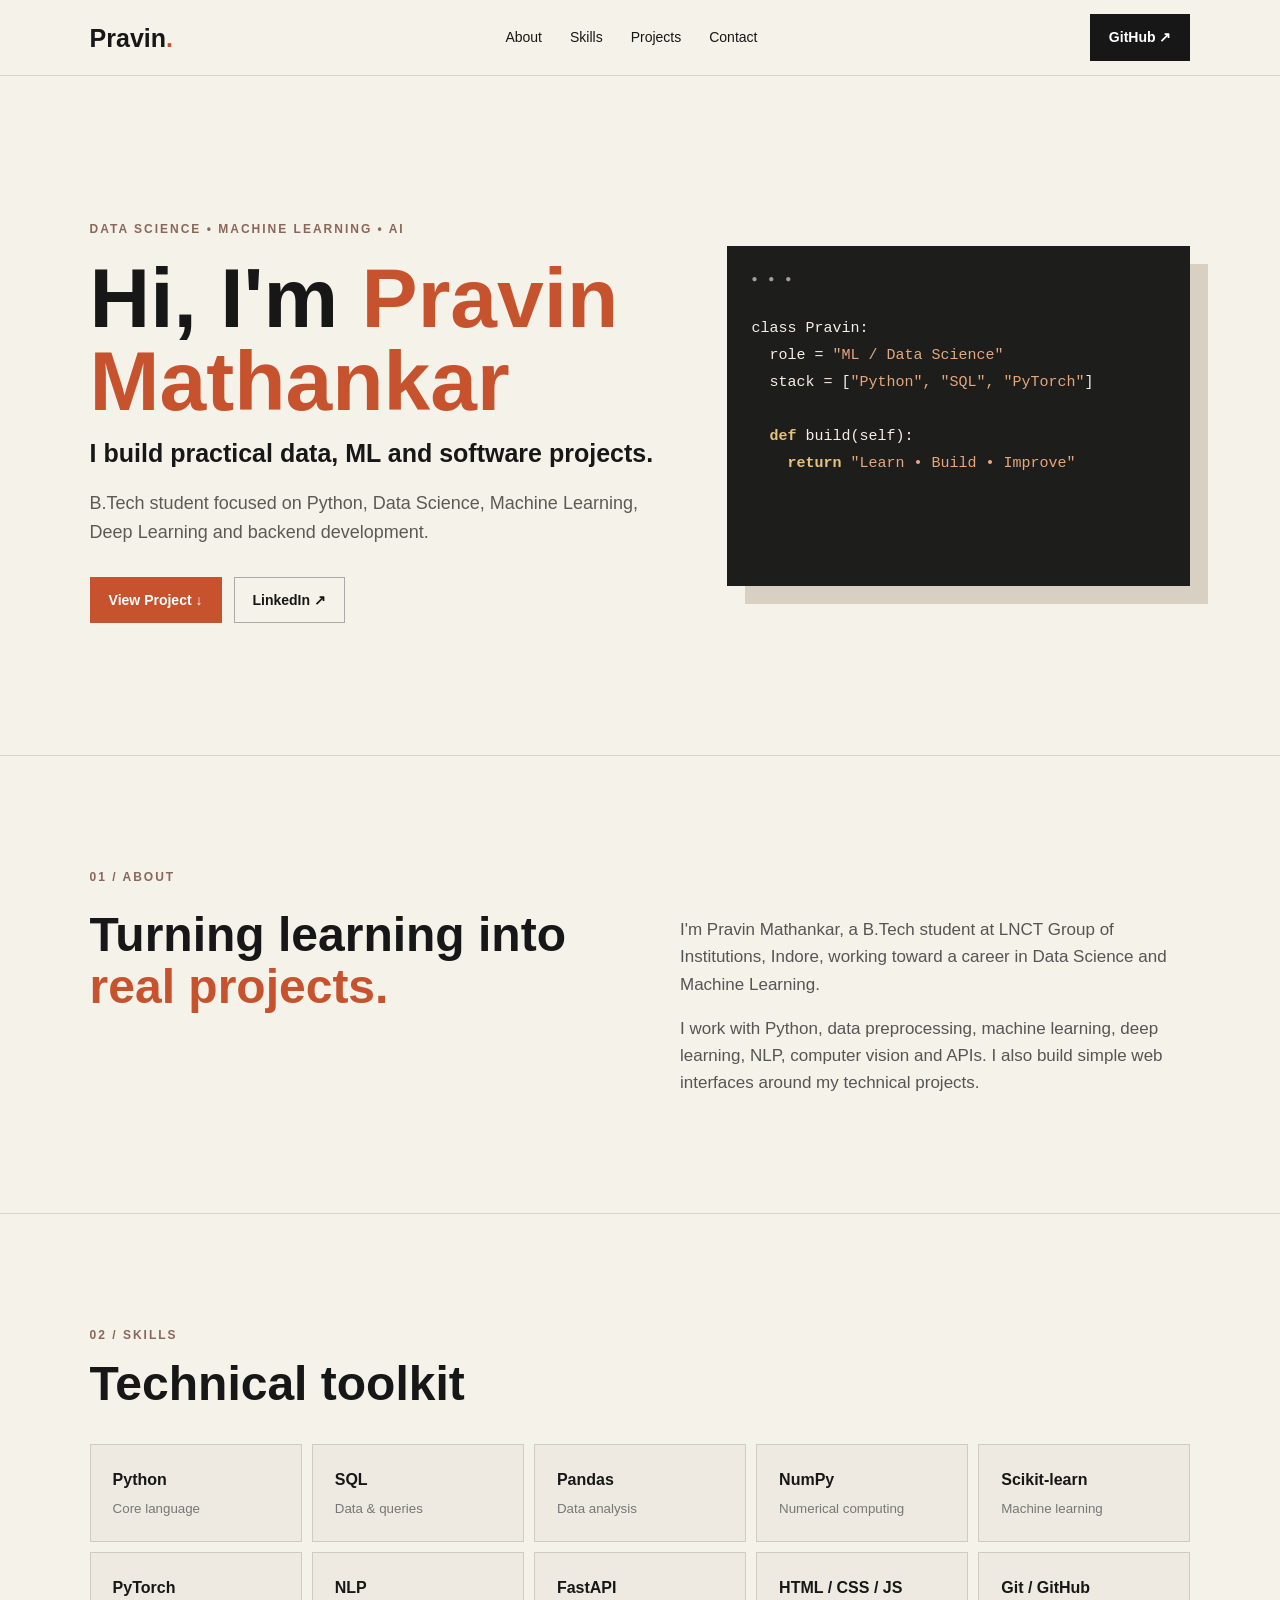
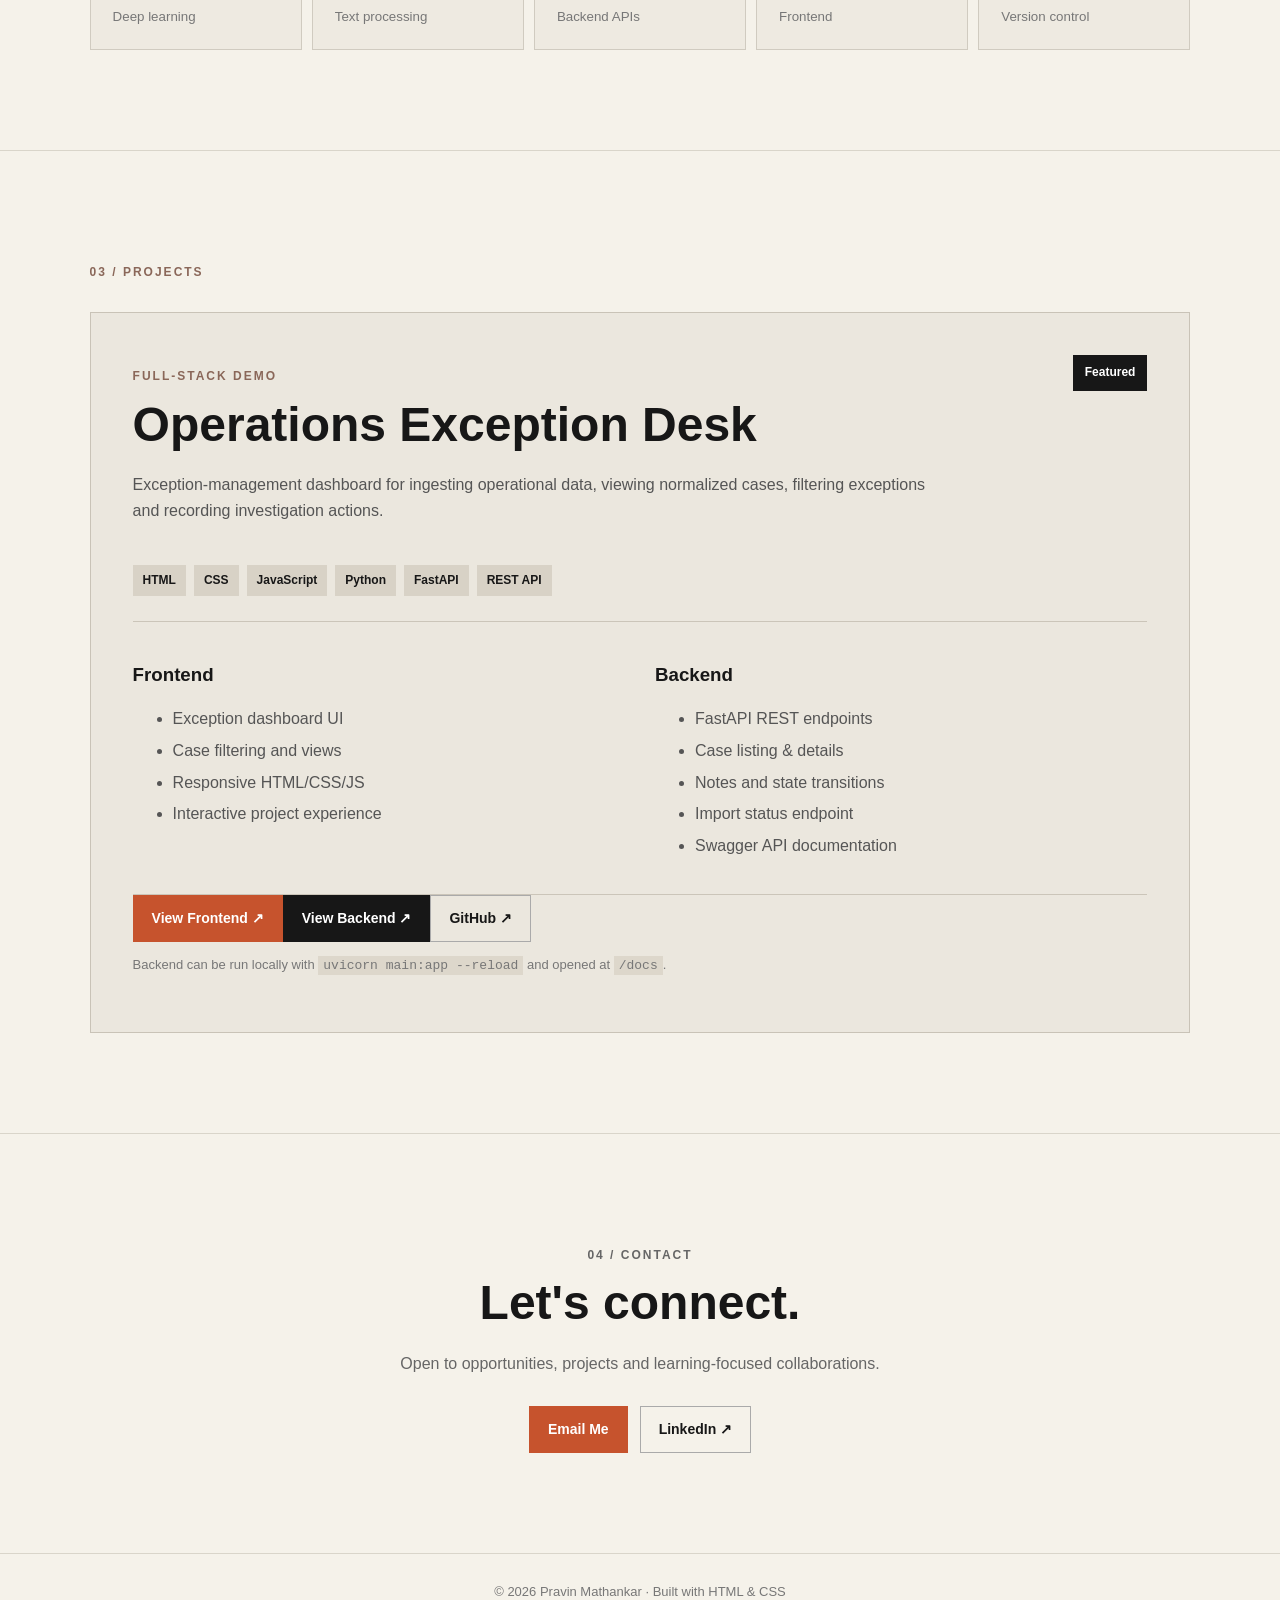
<file: pravin_portfolio/index.html>
<!doctype html><html lang="en"><head><meta charset="utf-8"><meta name="viewport" content="width=device-width,initial-scale=1"><meta name="description" content="Pravin Mathankar - Data Science, Machine Learning and Software Projects"><title>Pravin Mathankar | Portfolio</title><link rel="stylesheet" href="style.css"></head><body>
<header><a class="logo" href="#home">Pravin<span>.</span></a><nav><a href="#about">About</a><a href="#skills">Skills</a><a href="#projects">Projects</a><a href="#contact">Contact</a></nav><a class="topbtn" href="https://github.com/pravinmathankar" target="_blank">GitHub ↗</a></header>
<main>
<section id="home" class="hero"><div><p class="tag">DATA SCIENCE • MACHINE LEARNING • AI</p><h1>Hi, I'm <span>Pravin Mathankar</span></h1><h2>I build practical data, ML and software projects.</h2><p class="lead">B.Tech student focused on Python, Data Science, Machine Learning, Deep Learning and backend development.</p><div class="actions"><a class="btn" href="#projects">View Project ↓</a><a class="btn ghost" href="https://www.linkedin.com/in/pravin-mathankar-a93083436/" target="_blank">LinkedIn ↗</a></div></div><div class="terminal"><div class="dots">● ● ●</div><pre>class Pravin:
  role = <i>"ML / Data Science"</i>
  stack = [<i>"Python", "SQL", "PyTorch"</i>]

  <b>def</b> build(self):
    <b>return</b> <i>"Learn • Build • Improve"</i></pre></div></section>
<section id="about" class="section"><p class="num">01 / ABOUT</p><div class="two"><h2>Turning learning into <span>real projects.</span></h2><div><p>I'm Pravin Mathankar, a B.Tech student at LNCT Group of Institutions, Indore, working toward a career in Data Science and Machine Learning.</p><p>I work with Python, data preprocessing, machine learning, deep learning, NLP, computer vision and APIs. I also build simple web interfaces around my technical projects.</p></div></div></section>
<section id="skills" class="section"><p class="num">02 / SKILLS</p><h2>Technical toolkit</h2><div class="skills"><div><b>Python</b><small>Core language</small></div><div><b>SQL</b><small>Data & queries</small></div><div><b>Pandas</b><small>Data analysis</small></div><div><b>NumPy</b><small>Numerical computing</small></div><div><b>Scikit-learn</b><small>Machine learning</small></div><div><b>PyTorch</b><small>Deep learning</small></div><div><b>NLP</b><small>Text processing</small></div><div><b>FastAPI</b><small>Backend APIs</small></div><div><b>HTML / CSS / JS</b><small>Frontend</small></div><div><b>Git / GitHub</b><small>Version control</small></div></div></section>
<section id="projects" class="section"><p class="num">03 / PROJECTS</p><div class="project"><div class="project-head"><div><p class="mini">FULL-STACK DEMO</p><h2>Operations Exception Desk</h2><p>Exception-management dashboard for ingesting operational data, viewing normalized cases, filtering exceptions and recording investigation actions.</p></div><div class="badge">Featured</div></div><div class="stack"><span>HTML</span><span>CSS</span><span>JavaScript</span><span>Python</span><span>FastAPI</span><span>REST API</span></div><div class="columns"><div><h3>Frontend</h3><ul><li>Exception dashboard UI</li><li>Case filtering and views</li><li>Responsive HTML/CSS/JS</li><li>Interactive project experience</li></ul></div><div><h3>Backend</h3><ul><li>FastAPI REST endpoints</li><li>Case listing & details</li><li>Notes and state transitions</li><li>Import status endpoint</li><li>Swagger API documentation</li></ul></div></div><div class="project-actions"><a class="btn" href="projects/operations-exception-desk/index.html">View Frontend ↗</a><a class="btn dark" href="backend/README.md">View Backend ↗</a><a class="btn ghost" href="https://github.com/pravinmathankar" target="_blank">GitHub ↗</a></div><p class="note">Backend can be run locally with <code>uvicorn main:app --reload</code> and opened at <code>/docs</code>.</p></div></section>
<section id="contact" class="section contact"><p class="num">04 / CONTACT</p><h2>Let's connect.</h2><p>Open to opportunities, projects and learning-focused collaborations.</p><div class="actions"><a class="btn" href="mailto:pravinmathankar@gmail.com">Email Me</a><a class="btn ghost" href="https://www.linkedin.com/in/pravin-mathankar-a93083436/" target="_blank">LinkedIn ↗</a></div></section>
</main><footer>© 2026 Pravin Mathankar · Built with HTML & CSS</footer></body></html>
</file>
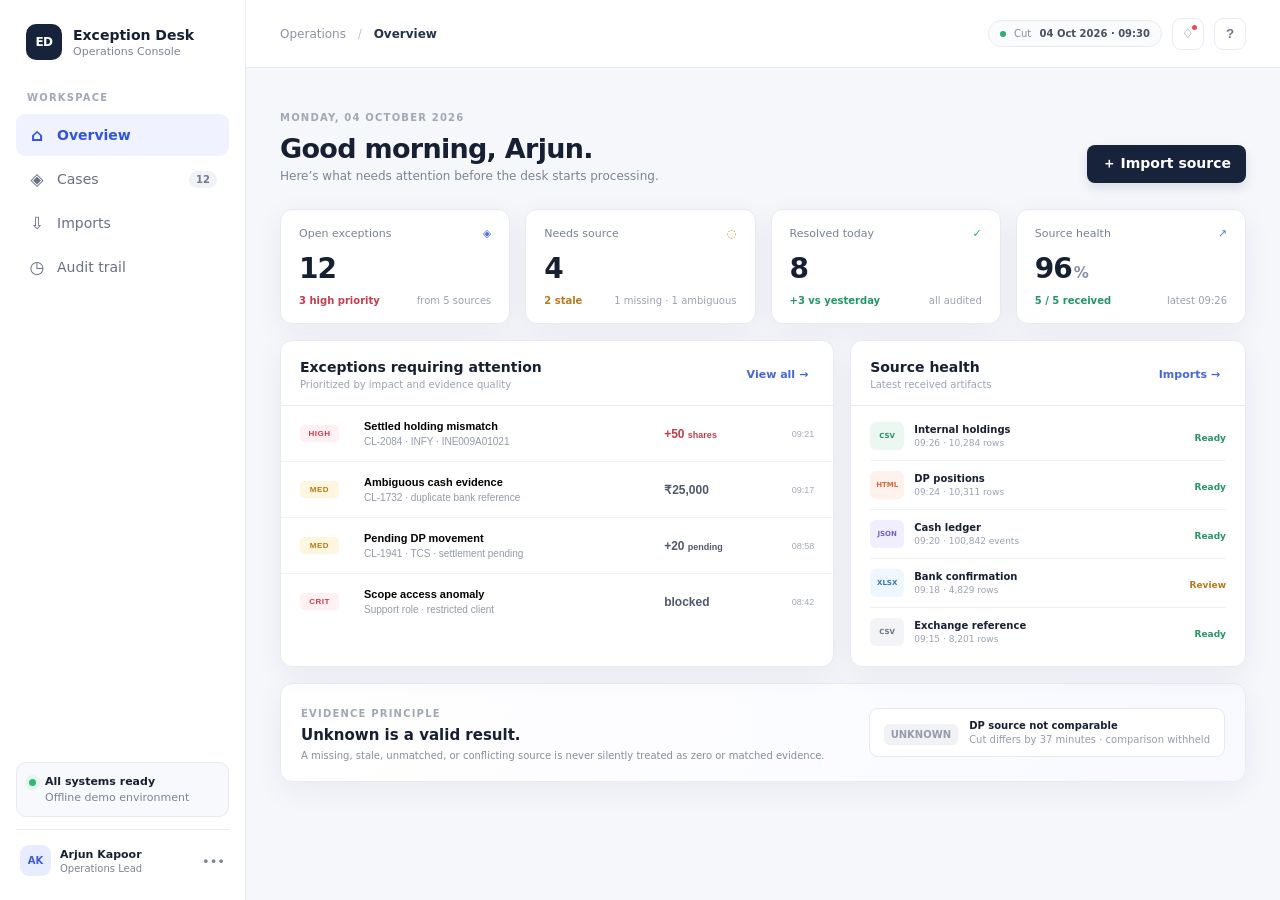
<file: pravin_portfolio/projects/operations-exception-desk/index.html>
<!DOCTYPE html>
<html lang="en">
<head>
  <meta charset="UTF-8">
  <meta name="viewport" content="width=device-width, initial-scale=1.0">
  <title>Exception Desk — Operations Console</title>
  <link rel="stylesheet" href="styles.css">
</head>
<body>
  <div class="app-shell">
    <aside class="sidebar">
      <div class="brand">
        <div class="brand-mark">ED</div>
        <div>
          <strong>Exception Desk</strong>
          <span>Operations Console</span>
        </div>
      </div>

      <div class="workspace-label">WORKSPACE</div>
      <nav>
        <button class="nav-item active" data-view="overview"><span>⌂</span> Overview</button>
        <button class="nav-item" data-view="cases"><span>◈</span> Cases <b>12</b></button>
        <button class="nav-item" data-view="imports"><span>⇩</span> Imports</button>
        <button class="nav-item" data-view="audit"><span>◷</span> Audit trail</button>
      </nav>

      <div class="sidebar-bottom">
        <div class="system-card">
          <div class="status-dot"></div>
          <div>
            <strong>All systems ready</strong>
            <span>Offline demo environment</span>
          </div>
        </div>
        <div class="user-card">
          <div class="avatar">AK</div>
          <div>
            <strong>Arjun Kapoor</strong>
            <span>Operations Lead</span>
          </div>
          <span class="more">•••</span>
        </div>
      </div>
    </aside>

    <main class="main">
      <header class="topbar">
        <div class="crumb">Operations <span>/</span> <strong id="pageTitle">Overview</strong></div>
        <div class="top-actions">
          <div class="cut-pill"><span class="pulse"></span> Cut <strong>04 Oct 2026 · 09:30</strong></div>
          <button class="icon-btn" title="Notifications">♢<i></i></button>
          <button class="help-btn">?</button>
        </div>
      </header>

      <section class="content">
        <div id="overviewView" class="view active">
          <div class="page-head">
            <div>
              <p class="eyebrow">MONDAY, 04 OCTOBER 2026</p>
              <h1>Good morning, Arjun.</h1>
              <p class="subhead">Here’s what needs attention before the desk starts processing.</p>
            </div>
            <button class="primary-btn" onclick="openImport()">＋ Import source</button>
          </div>

          <div class="metric-grid">
            <div class="metric-card">
              <div class="metric-top"><span>Open exceptions</span><span class="metric-icon">◈</span></div>
              <div class="metric-value">12</div>
              <div class="metric-foot"><span class="danger-text">3 high priority</span><span>from 5 sources</span></div>
            </div>
            <div class="metric-card">
              <div class="metric-top"><span>Needs source</span><span class="metric-icon amber">◌</span></div>
              <div class="metric-value">4</div>
              <div class="metric-foot"><span class="amber-text">2 stale</span><span>1 missing · 1 ambiguous</span></div>
            </div>
            <div class="metric-card">
              <div class="metric-top"><span>Resolved today</span><span class="metric-icon green">✓</span></div>
              <div class="metric-value">8</div>
              <div class="metric-foot"><span class="green-text">+3 vs yesterday</span><span>all audited</span></div>
            </div>
            <div class="metric-card">
              <div class="metric-top"><span>Source health</span><span class="metric-icon blue">↗</span></div>
              <div class="metric-value">96<span class="metric-unit">%</span></div>
              <div class="metric-foot"><span class="green-text">5 / 5 received</span><span>latest 09:26</span></div>
            </div>
          </div>

          <div class="grid-two">
            <section class="panel">
              <div class="panel-head">
                <div><h2>Exceptions requiring attention</h2><p>Prioritized by impact and evidence quality</p></div>
                <button class="text-btn" onclick="showView('cases')">View all →</button>
              </div>
              <div class="case-list">
                <button class="case-row" onclick="openCase('EX-1048')">
                  <div class="severity high">HIGH</div>
                  <div class="case-main"><strong>Settled holding mismatch</strong><span>CL-2084 · INFY · INE009A01021</span></div>
                  <div class="delta">+50 <small>shares</small></div>
                  <div class="case-time">09:21</div>
                </button>
                <button class="case-row" onclick="openCase('EX-1047')">
                  <div class="severity medium">MED</div>
                  <div class="case-main"><strong>Ambiguous cash evidence</strong><span>CL-1732 · duplicate bank reference</span></div>
                  <div class="delta neutral">₹25,000</div>
                  <div class="case-time">09:17</div>
                </button>
                <button class="case-row" onclick="openCase('EX-1045')">
                  <div class="severity medium">MED</div>
                  <div class="case-main"><strong>Pending DP movement</strong><span>CL-1941 · TCS · settlement pending</span></div>
                  <div class="delta neutral">+20 <small>pending</small></div>
                  <div class="case-time">08:58</div>
                </button>
                <button class="case-row" onclick="openCase('EX-1042')">
                  <div class="severity critical">CRIT</div>
                  <div class="case-main"><strong>Scope access anomaly</strong><span>Support role · restricted client</span></div>
                  <div class="delta neutral">blocked</div>
                  <div class="case-time">08:42</div>
                </button>
              </div>
            </section>

            <section class="panel">
              <div class="panel-head">
                <div><h2>Source health</h2><p>Latest received artifacts</p></div>
                <button class="text-btn" onclick="showView('imports')">Imports →</button>
              </div>
              <div class="source-list">
                <div class="source-row"><div class="source-icon csv">CSV</div><div><strong>Internal holdings</strong><span>09:26 · 10,284 rows</span></div><span class="source-ok">Ready</span></div>
                <div class="source-row"><div class="source-icon html">HTML</div><div><strong>DP positions</strong><span>09:24 · 10,311 rows</span></div><span class="source-ok">Ready</span></div>
                <div class="source-row"><div class="source-icon json">JSON</div><div><strong>Cash ledger</strong><span>09:20 · 100,842 events</span></div><span class="source-ok">Ready</span></div>
                <div class="source-row"><div class="source-icon xlsx">XLSX</div><div><strong>Bank confirmation</strong><span>09:18 · 4,829 rows</span></div><span class="source-warn">Review</span></div>
                <div class="source-row"><div class="source-icon ref">CSV</div><div><strong>Exchange reference</strong><span>09:15 · 8,201 rows</span></div><span class="source-ok">Ready</span></div>
              </div>
            </section>
          </div>

          <section class="panel evidence-strip">
            <div class="evidence-copy">
              <span class="eyebrow">EVIDENCE PRINCIPLE</span>
              <h2>Unknown is a valid result.</h2>
              <p>A missing, stale, unmatched, or conflicting source is never silently treated as zero or matched evidence.</p>
            </div>
            <div class="unknown-demo">
              <span class="unknown-badge">UNKNOWN</span>
              <div><strong>DP source not comparable</strong><span>Cut differs by 37 minutes · comparison withheld</span></div>
            </div>
          </section>
        </div>

        <div id="casesView" class="view">
          <div class="page-head compact">
            <div><p class="eyebrow">CASE QUEUE</p><h1>Exceptions</h1><p class="subhead">Server-filtered investigation queue · 12 open cases</p></div>
            <button class="secondary-btn" onclick="toggleFilters()">☷ Filters</button>
          </div>
          <div class="filter-bar" id="filterBar">
            <input id="caseSearch" placeholder="Search client, ISIN, case ID..." oninput="filterCases()">
            <select onchange="filterCases()"><option>All severity</option><option>Critical</option><option>High</option><option>Medium</option><option>Low</option></select>
            <select onchange="filterCases()"><option>All states</option><option>Open</option><option>Investigating</option><option>Needs source</option><option>Resolved</option></select>
            <button class="clear-btn" onclick="clearFilters()">Clear</button>
          </div>
          <section class="panel table-panel">
            <div class="table-head"><span>CASE</span><span>CLIENT / SECURITY</span><span>IMPACT</span><span>STATE</span><span>UPDATED</span><span></span></div>
            <div id="caseTable"></div>
          </section>
        </div>

        <div id="importsView" class="view">
          <div class="page-head compact">
            <div><p class="eyebrow">SOURCE CONTROL</p><h1>Imports</h1><p class="subhead">Versioned, reproducible source ingestion</p></div>
            <button class="primary-btn" onclick="openImport()">＋ Import source</button>
          </div>
          <section class="panel import-panel">
            <div class="import-drop" onclick="openImport()">
              <div class="upload-icon">⇧</div>
              <h2>Import a source artifact</h2>
              <p>CSV, HTML, JSONL or XLSX · identical bytes are idempotent</p>
              <button class="secondary-btn">Choose file</button>
            </div>
            <div class="version-note"><strong>Versioning rule</strong><span>Changed bytes under the same filename create a new version. Prior evidence and investigator notes remain preserved.</span></div>
          </section>
          <section class="panel">
            <div class="panel-head"><div><h2>Recent imports</h2><p>Provenance and validation status</p></div></div>
            <div class="import-table">
              <div class="import-row header"><span>Source</span><span>Received</span><span>Rows</span><span>Hash</span><span>Status</span></div>
              <div class="import-row"><span><strong>Internal holdings</strong><small>holdings_2026-10-04.csv · v3</small></span><span>09:26</span><span>10,284</span><span>sha256: 8f3a…c19d</span><span class="source-ok">Imported</span></div>
              <div class="import-row"><span><strong>DP positions</strong><small>dp_2026-10-04.html · v2</small></span><span>09:24</span><span>10,311</span><span>sha256: a90d…f20b</span><span class="source-ok">Imported</span></div>
              <div class="import-row"><span><strong>Bank confirmation</strong><small>bank_2026-10-04.xlsx · v1</small></span><span>09:18</span><span>4,829</span><span>sha256: 7c44…a8e1</span><span class="source-warn">2 warnings</span></div>
            </div>
          </section>
        </div>

        <div id="auditView" class="view">
          <div class="page-head compact">
            <div><p class="eyebrow">TRACEABILITY</p><h1>Audit trail</h1><p class="subhead">Every investigation action is attributable and evidence-linked.</p></div>
          </div>
          <section class="panel audit-panel">
            <div class="audit-item"><div class="audit-avatar">AK</div><div><strong>Arjun Kapoor <span>changed EX-1048 to Investigating</span></strong><p>Reason: DP source requires row-level comparison.</p><small>04 Oct 2026 · 09:22 · evidence v2</small></div></div>
            <div class="audit-item"><div class="audit-avatar blue">NS</div><div><strong>Nisha Shah <span>added note to EX-1047</span></strong><p>“Duplicate UTR requires client, direction, amount and timing verification.”</p><small>04 Oct 2026 · 09:18 · bank v1</small></div></div>
            <div class="audit-item"><div class="audit-avatar amber">RK</div><div><strong>Rohan Kulkarni <span>imported corrected DP file</span></strong><p>dp_2026-10-04.html · version 2 supersedes version 1 for cut 09:00.</p><small>04 Oct 2026 · 09:11 · sha256 a90d…f20b</small></div></div>
            <div class="audit-item"><div class="audit-avatar">AK</div><div><strong>Arjun Kapoor <span>reopened EX-1039</span></strong><p>Source evidence changed after prior resolution.</p><small>04 Oct 2026 · 08:56 · evidence v4</small></div></div>
          </section>
        </div>
      </section>
    </main>
  </div>

  <div class="modal-backdrop" id="caseModal">
    <div class="modal case-modal">
      <button class="modal-close" onclick="closeModal('caseModal')">×</button>
      <div class="modal-head"><div><span id="modalSeverity" class="severity high">HIGH</span><span class="case-id" id="modalCaseId">EX-1048</span><h2 id="modalTitle">Settled holding mismatch</h2><p id="modalSubtitle">Client CL-2084 · INFY · INE009A01021</p></div><select id="statusSelect"><option>OPEN</option><option>INVESTIGATING</option><option>NEEDS_SOURCE</option><option>RESOLVED</option><option>REOPENED</option></select></div>
      <div class="detail-grid">
        <div>
          <div class="detail-card"><h3>Normalized result</h3><div class="compare"><div><span>Internal settled</span><strong>500</strong><small>shares</small></div><div class="compare-arrow">−</div><div><span>DP settled</span><strong>450</strong><small>shares</small></div><div class="delta-big">+50</div></div><div class="rule-note">Rule: quantity_delta = internal_settled_qty − dp_settled_qty</div></div>
          <div class="detail-card"><h3>Evidence</h3><div class="evidence-line"><span class="file-tag csv">CSV</span><div><strong>Internal holdings</strong><span>cut 09:00 · row 284 · version 3</span></div><b>500</b></div><div class="evidence-line"><span class="file-tag html">HTML</span><div><strong>DP position extract</strong><span>cut 09:00 · row 871 · version 2</span></div><b>450</b></div><div class="evidence-line pending"><span class="file-tag html">HTML</span><div><strong>DP movement</strong><span>movement_state = PENDING · row 872</span></div><b>+50</b></div></div>
        </div>
        <aside class="detail-side">
          <div class="side-card"><h3>Provenance</h3><dl><dt>Report cut</dt><dd>04 Oct · 09:00</dd><dt>Received</dt><dd>09:24:18 IST</dd><dt>Mapping</dt><dd>holdings.v3</dd><dt>Hash</dt><dd>sha256:a90d…f20b</dd><dt>Raw row</dt><dd>DP-0871</dd></dl></div>
          <div class="side-card"><h3>Investigation note</h3><textarea placeholder="Add an evidence-linked note…"></textarea><button class="primary-btn full" onclick="saveNote()">Add note</button></div>
          <div class="side-card"><h3>Access</h3><div class="access-ok">✓ You can investigate this client</div><span class="side-muted">Role: Operations Lead</span></div>
        </aside>
      </div>
    </div>
  </div>

  <div class="modal-backdrop" id="importModal">
    <div class="modal small-modal">
      <button class="modal-close" onclick="closeModal('importModal')">×</button>
      <span class="eyebrow">NEW IMPORT</span><h2>Import source artifact</h2><p class="modal-desc">Select a source. This demo validates the artifact locally and shows the expected provenance record.</p>
      <label>Source<select><option>Internal holdings snapshot</option><option>DP position extract</option><option>Internal cash ledger</option><option>Bank confirmation</option><option>Exchange reference</option></select></label>
      <div class="fake-file">⇧ <span>No file selected</span><button class="secondary-btn">Browse</button></div>
      <div class="modal-warning">Read-only source acquisition. No private portal or trading API is accessed.</div>
      <button class="primary-btn full" onclick="simulateImport()">Validate & import</button>
    </div>
  </div>

  <script src="app.js"></script>
</body>
</html>
</file>
<file: pravin_portfolio/style.css>
*{box-sizing:border-box}html{scroll-behavior:smooth}body{margin:0;background:#f5f2ea;color:#171717;font-family:Inter,Arial,sans-serif;line-height:1.6}a{color:inherit;text-decoration:none}header{height:76px;border-bottom:1px solid #d9d5ca;display:flex;align-items:center;justify-content:space-between;padding:0 7%;position:sticky;top:0;background:rgba(245,242,234,.94);backdrop-filter:blur(12px);z-index:5}.logo{font-size:25px;font-weight:800}.logo span,h1 span,h2 span{color:#c6532d}nav{display:flex;gap:28px;font-size:14px}nav a:hover{text-decoration:underline}.topbtn,.btn{border:1px solid #171717;padding:11px 18px;font-weight:700;font-size:14px}.topbtn{background:#171717;color:white}.hero{min-height:680px;padding:100px 7%;display:grid;grid-template-columns:1.1fr .9fr;gap:70px;align-items:center;border-bottom:1px solid #d9d5ca}.tag,.num,.mini{letter-spacing:2px;font-size:12px;font-weight:800}.tag,.mini,.num{color:#8a6759}h1{font-size:clamp(46px,7vw,84px);line-height:.98;margin:18px 0}h2{font-size:clamp(30px,4vw,48px);line-height:1.08;margin:10px 0 22px}.hero h2{font-size:25px;max-width:680px}.lead{font-size:18px;max-width:650px;color:#5d5a55}.actions{display:flex;gap:12px;flex-wrap:wrap;margin-top:30px}.btn{display:inline-block;background:#c6532d;color:white;border-color:#c6532d}.btn.ghost{background:transparent;color:#171717;border-color:#aaa}.btn.dark{background:#171717;border-color:#171717}.terminal{background:#1d1d1b;color:#f4f0e7;padding:25px;box-shadow:18px 18px 0 #d8d0c2;min-height:340px}.dots{font-size:10px;letter-spacing:4px;color:#a69e92}.terminal pre{font:15px/1.8 Consolas,monospace;margin-top:28px;white-space:pre-wrap}.terminal i{color:#e5a77e;font-style:normal}.terminal b{color:#e7c47b}.section{padding:100px 7%;border-bottom:1px solid #d9d5ca}.two{display:grid;grid-template-columns:1fr 1fr;gap:80px}.two p{font-size:17px;color:#555}.skills{display:grid;grid-template-columns:repeat(5,1fr);gap:10px;margin-top:35px}.skills div{border:1px solid #d0cbc0;padding:22px;background:#eeeae1}.skills b,.skills small{display:block}.skills small{color:#777;margin-top:5px}.project{border:1px solid #c9c3b7;background:#ebe7de;padding:42px;margin-top:30px}.project-head{display:flex;justify-content:space-between;gap:30px}.project-head h2{margin-top:0}.project-head p:not(.mini){max-width:800px;color:#555}.badge{height:max-content;background:#171717;color:white;padding:8px 12px;font-size:12px;font-weight:800}.stack{display:flex;gap:8px;flex-wrap:wrap;margin:25px 0}.stack span{background:#d8d2c6;padding:6px 10px;font-size:12px;font-weight:700}.columns{display:grid;grid-template-columns:1fr 1fr;gap:30px;border-top:1px solid #cbc5b9;border-bottom:1px solid #cbc5b9;padding:20px 0}.columns h3{margin-bottom:5px}.columns li{margin:6px 0;color:#555}.note{font-size:13px;color:#777}.note code{background:#ddd7cb;padding:2px 5px}.contact{text-align:center}.contact p{color:#666}.contact .actions{justify-content:center}footer{text-align:center;padding:28px;color:#777;font-size:13px}@media(max-width:850px){nav{display:none}.hero{grid-template-columns:1fr;padding-top:70px}.two,.columns{grid-template-columns:1fr}.skills{grid-template-columns:repeat(2,1fr)}.project-head{flex-direction:column}.terminal{box-shadow:10px 10px 0 #d8d0c2}}@media(max-width:500px){header{padding:0 5%}.topbtn{display:none}.hero,.section{padding-left:5%;padding-right:5%}.skills{grid-template-columns:1fr}h1{font-size:48px}}
</file>
<file: pravin_portfolio/projects/operations-exception-desk/styles.css>
*{box-sizing:border-box} :root{--bg:#f5f7fb;--panel:#fff;--text:#172033;--muted:#7b8496;--line:#e8ebf1;--navy:#16233b;--blue:#3c67ff;--blue-soft:#eef2ff;--green:#1f9d68;--green-soft:#eaf8f1;--amber:#b77812;--amber-soft:#fff6df;--red:#c63d4c;--red-soft:#fff0f1;--shadow:0 8px 30px rgba(26,39,65,.06)}body{margin:0;background:var(--bg);font-family:Inter,ui-sans-serif,system-ui,-apple-system,BlinkMacSystemFont,"Segoe UI",sans-serif;color:var(--text);font-size:14px}.app-shell{display:flex;min-height:100vh}.sidebar{width:246px;background:#fff;border-right:1px solid var(--line);padding:24px 16px;display:flex;flex-direction:column;position:fixed;inset:0 auto 0 0}.brand{display:flex;align-items:center;gap:11px;padding:0 10px 32px}.brand-mark{width:36px;height:36px;border-radius:10px;background:var(--navy);color:#fff;display:grid;place-items:center;font-weight:800;font-size:12px;letter-spacing:-.5px}.brand strong{display:block;font-size:14px}.brand span{display:block;color:var(--muted);font-size:11px;margin-top:2px}.workspace-label,.eyebrow{font-size:10px;font-weight:800;letter-spacing:1.2px;color:#a0a7b5}.workspace-label{padding:0 11px 9px}.nav-item{width:100%;border:0;background:none;color:#667085;text-align:left;padding:11px 12px;border-radius:9px;margin:2px 0;cursor:pointer;font:inherit;display:flex;align-items:center;gap:11px}.nav-item span{width:18px;text-align:center;font-size:17px}.nav-item b{margin-left:auto;font-size:10px;background:#f0f2f6;padding:3px 7px;border-radius:20px;color:#727b8d}.nav-item.active{background:#f0f3ff;color:#3155d8;font-weight:700}.nav-item.active b{background:#dfe6ff;color:#3155d8}.sidebar-bottom{margin-top:auto}.system-card{background:#f7f9fc;border:1px solid var(--line);border-radius:10px;padding:12px;display:flex;gap:9px;align-items:flex-start;margin-bottom:12px}.system-card strong,.system-card span{display:block;font-size:11px}.system-card span{color:var(--muted);margin-top:3px}.status-dot{width:7px;height:7px;background:#35b77b;border-radius:50%;margin-top:4px;box-shadow:0 0 0 4px #e5f8ef}.user-card{border-top:1px solid var(--line);padding:15px 4px 0;display:flex;align-items:center;gap:9px}.avatar,.audit-avatar{width:31px;height:31px;border-radius:9px;background:#e7ecff;color:#405ed3;display:grid;place-items:center;font-weight:800;font-size:10px}.user-card strong,.user-card span{display:block}.user-card strong{font-size:11px}.user-card span{font-size:10px;color:var(--muted);margin-top:2px}.user-card .more{margin-left:auto;font-size:13px}.main{margin-left:246px;width:calc(100% - 246px)}.topbar{height:68px;background:#fff;border-bottom:1px solid var(--line);display:flex;align-items:center;justify-content:space-between;padding:0 34px}.crumb{color:#8a92a2;font-size:12px}.crumb span{padding:0 8px;color:#c1c5ce}.crumb strong{color:#26334b}.top-actions{display:flex;align-items:center;gap:10px}.cut-pill{border:1px solid var(--line);background:#fafbfc;border-radius:20px;padding:7px 11px;color:#8790a0;font-size:10px}.cut-pill strong{color:#465166;margin-left:5px}.pulse{display:inline-block;width:6px;height:6px;border-radius:50%;background:#34a973;margin-right:5px}.icon-btn,.help-btn{width:32px;height:32px;border:1px solid var(--line);background:#fff;border-radius:9px;color:#6e7788;position:relative}.icon-btn i{position:absolute;width:5px;height:5px;background:#e34e5d;border-radius:50%;right:6px;top:6px}.help-btn{font-weight:700}.content{padding:34px;max-width:1500px;margin:auto}.view{display:none}.view.active{display:block}.page-head{display:flex;justify-content:space-between;align-items:flex-end;margin-bottom:26px}.page-head.compact{align-items:center}.page-head h1{font-size:27px;letter-spacing:-.7px;margin:5px 0 5px}.subhead{color:var(--muted);margin:0;font-size:12px}.primary-btn,.secondary-btn,.clear-btn,.text-btn{border:0;border-radius:8px;font:inherit;cursor:pointer}.primary-btn{background:var(--navy);color:#fff;padding:10px 15px;font-weight:700;box-shadow:0 5px 12px rgba(22,35,59,.12)}.primary-btn:hover{background:#223452}.secondary-btn{background:#fff;border:1px solid var(--line);color:#465166;padding:9px 13px;font-weight:600}.text-btn{background:none;color:#4565da;font-size:11px;font-weight:700}.full{width:100%}.metric-grid{display:grid;grid-template-columns:repeat(4,1fr);gap:15px;margin-bottom:16px}.metric-card,.panel{background:var(--panel);border:1px solid var(--line);border-radius:12px;box-shadow:var(--shadow)}.metric-card{padding:17px 18px}.metric-top{display:flex;justify-content:space-between;color:#778094;font-size:11px}.metric-icon{color:#536fe0}.metric-icon.amber{color:#d18b22}.metric-icon.green{color:#29a975}.metric-icon.blue{color:#4e79db}.metric-value{font-size:28px;font-weight:800;letter-spacing:-1px;margin:12px 0 10px}.metric-unit{font-size:15px;color:#8790a0;margin-left:2px}.metric-foot{display:flex;justify-content:space-between;color:#9aa2b1;font-size:10px}.danger-text{color:var(--red);font-weight:700}.amber-text{color:#b77a1d;font-weight:700}.green-text{color:#239566;font-weight:700}.grid-two{display:grid;grid-template-columns:1.4fr 1fr;gap:16px}.panel{overflow:hidden}.panel-head{padding:18px 19px 15px;display:flex;justify-content:space-between;align-items:center;border-bottom:1px solid var(--line)}.panel-head h2{font-size:14px;margin:0 0 4px}.panel-head p{font-size:10px;color:#9aa2b1;margin:0}.case-row{width:100%;display:grid;grid-template-columns:54px 1fr 95px 45px;gap:10px;align-items:center;text-align:left;background:#fff;border:0;border-bottom:1px solid #f0f2f5;padding:14px 19px;cursor:pointer}.case-row:last-child{border-bottom:0}.case-row:hover{background:#fafbfe}.severity{display:inline-flex;justify-content:center;align-items:center;width:max-content;min-width:39px;padding:4px 7px;border-radius:5px;font-size:8px;font-weight:900;letter-spacing:.5px}.severity.high,.severity.critical{background:var(--red-soft);color:var(--red)}.severity.medium{background:var(--amber-soft);color:var(--amber)}.severity.low{background:#f0f2f6;color:#71798a}.case-main strong{display:block;font-size:11px}.case-main span{display:block;color:#9199a8;font-size:10px;margin-top:4px}.delta{font-weight:800;color:#bd3e4d;font-size:12px}.delta small{font-size:9px;font-weight:600}.delta.neutral{color:#4f596d}.case-time{font-size:9px;color:#a0a7b4;text-align:right}.source-list{padding:6px 19px 10px}.source-row{display:flex;align-items:center;gap:10px;padding:10px 0;border-bottom:1px solid #f1f2f5}.source-row:last-child{border-bottom:0}.source-icon,.file-tag{width:34px;height:28px;border-radius:6px;display:grid;place-items:center;font-size:7px;font-weight:900}.csv{background:#edf7f2;color:#289264}.html{background:#fff1ec;color:#d56a3e}.json{background:#f1efff;color:#7560cf}.xlsx{background:#eef6ff;color:#3b75b9}.ref{background:#f2f4f7;color:#687286}.source-row strong{display:block;font-size:10px}.source-row span{display:block;color:#9aa2b1;font-size:9px;margin-top:3px}.source-ok,.source-warn{margin-left:auto;font-size:9px!important;font-weight:700}.source-ok{color:#259565!important}.source-warn{color:#b87918!important}.evidence-strip{margin-top:16px;padding:20px;display:flex;align-items:center;justify-content:space-between;background:linear-gradient(100deg,#fff,#f8f9ff)}.evidence-copy h2{font-size:15px;margin:6px 0}.evidence-copy p{font-size:10px;color:#858e9f;margin:0;max-width:550px}.unknown-demo{display:flex;align-items:center;gap:11px;border:1px solid #e7e9ef;background:#fff;padding:11px 14px;border-radius:9px;min-width:310px}.unknown-badge{font-size:8px;font-weight:900;background:#f0f2f6;color:#687286;padding:5px 7px;border-radius:5px}.unknown-demo strong,.unknown-demo span{display:block;font-size:10px}.unknown-demo span{color:#949cab;margin-top:3px}.filter-bar{display:flex;gap:8px;margin-bottom:12px}.filter-bar input,.filter-bar select,.side-card textarea,.small-modal select{border:1px solid var(--line);background:#fff;border-radius:8px;padding:9px 11px;font:inherit;font-size:11px;color:#515b6d;outline:none}.filter-bar input{width:270px}.filter-bar select{min-width:130px}.filter-bar input:focus,.filter-bar select:focus,.side-card textarea:focus{border-color:#9fb0ff;box-shadow:0 0 0 3px #edf0ff}.clear-btn{background:none;color:#7d8798;padding:8px}.table-head,.table-row{display:grid;grid-template-columns:90px 1.5fr 120px 125px 80px 35px;align-items:center;gap:12px;padding:11px 18px}.table-head{background:#fafbfc;border-bottom:1px solid var(--line);font-size:8px;font-weight:900;letter-spacing:.8px;color:#9ca4b2}.table-row{border-bottom:1px solid #f0f2f5;cursor:pointer}.table-row:hover{background:#fafbfe}.table-row:last-child{border:0}.table-row strong,.table-row span{display:block;font-size:10px}.table-row small{display:block;color:#949cab;font-size:9px;margin-top:3px}.state{font-size:8px!important;font-weight:800;border-radius:5px;padding:5px 7px;width:max-content;background:#f1f3f6;color:#6c7688}.state.open{background:#fff0f1;color:#bd3f4d}.state.investigating{background:#eef2ff;color:#4d65c7}.state.needs{background:#fff6df;color:#a9721b}.chev{color:#9aa2b1}.import-panel{padding:20px;display:grid;grid-template-columns:1fr 280px;gap:18px;margin-bottom:16px}.import-drop{border:1px dashed #cfd5df;border-radius:10px;min-height:205px;display:flex;flex-direction:column;align-items:center;justify-content:center;text-align:center;background:#fbfcfe;cursor:pointer}.upload-icon{width:42px;height:42px;border-radius:10px;background:#eef2ff;color:#526ed9;display:grid;place-items:center;font-size:20px}.import-drop h2{font-size:14px;margin:12px 0 5px}.import-drop p{font-size:10px;color:#929aaa;margin:0 0 13px}.version-note{border:1px solid var(--line);border-radius:10px;padding:15px;display:flex;flex-direction:column;justify-content:center}.version-note strong{font-size:11px;margin-bottom:7px}.version-note span{font-size:10px;line-height:1.6;color:#8c95a5}.import-table{padding:0 18px 8px}.import-row{display:grid;grid-template-columns:1.6fr .7fr .5fr 1fr .7fr;gap:10px;align-items:center;padding:13px 0;border-bottom:1px solid #f0f2f5;font-size:10px;color:#697386}.import-row.header{font-size:8px;font-weight:900;letter-spacing:.7px;color:#9da5b2}.import-row strong{display:block;color:#2c384d}.import-row small{display:block;color:#9ba3b0;margin-top:3px;font-size:9px}.audit-panel{padding:8px 20px}.audit-item{display:flex;gap:12px;padding:17px 0;border-bottom:1px solid #f0f2f5}.audit-item:last-child{border:0}.audit-avatar.blue{background:#edf2ff;color:#4b65cc}.audit-avatar.amber{background:#fff5df;color:#ad7417}.audit-item strong{font-size:11px}.audit-item strong span{font-weight:500;color:#737d8f}.audit-item p{font-size:10px;color:#7f899a;margin:5px 0}.audit-item small{font-size:9px;color:#a0a7b3}.modal-backdrop{position:fixed;inset:0;background:rgba(14,22,37,.46);backdrop-filter:blur(3px);display:none;align-items:center;justify-content:center;padding:20px;z-index:20}.modal-backdrop.show{display:flex}.modal{background:#fff;border-radius:14px;box-shadow:0 25px 70px rgba(0,0,0,.18);position:relative;max-height:92vh;overflow:auto}.case-modal{width:min(920px,100%);padding:25px}.small-modal{width:min(430px,100%);padding:25px}.modal-close{position:absolute;right:17px;top:15px;border:0;background:none;font-size:23px;color:#9ba3b0;cursor:pointer}.modal-head{display:flex;justify-content:space-between;align-items:flex-start;border-bottom:1px solid var(--line);padding-bottom:19px;margin-bottom:18px}.modal-head h2{font-size:19px;margin:10px 0 4px}.modal-head p{font-size:10px;color:#8992a2;margin:0}.case-id{font-size:10px;color:#8b94a4;margin-left:9px;font-weight:700}.modal-head select{border:1px solid var(--line);padding:8px;border-radius:7px;font-size:9px;color:#586275}.detail-grid{display:grid;grid-template-columns:1.5fr .8fr;gap:15px}.detail-card,.side-card{border:1px solid var(--line);border-radius:9px;padding:15px;margin-bottom:12px}.detail-card h3,.side-card h3{font-size:10px;text-transform:uppercase;letter-spacing:.7px;margin:0 0 14px;color:#7c8595}.compare{display:grid;grid-template-columns:1fr 25px 1fr 75px;align-items:center}.compare div:not(.compare-arrow):not(.delta-big){background:#f8f9fb;padding:12px;border-radius:8px}.compare span,.compare small{display:block;color:#929aaa;font-size:9px}.compare strong{font-size:20px;margin:4px 0;display:inline-block}.compare-arrow{color:#b0b6c0;text-align:center}.delta-big{font-size:21px;font-weight:800;color:#c43f4e;text-align:center}.rule-note{font-size:9px;color:#7f8998;margin-top:12px;padding-top:11px;border-top:1px dashed #e2e5eb}.evidence-line{display:grid;grid-template-columns:34px 1fr 50px;align-items:center;gap:10px;padding:9px 0;border-bottom:1px solid #f1f2f5}.evidence-line:last-child{border:0}.evidence-line strong,.evidence-line span{display:block}.evidence-line strong{font-size:10px}.evidence-line span{font-size:9px;color:#929baa;margin-top:3px}.evidence-line b{font-size:11px;text-align:right}.evidence-line.pending{background:#fffbf3;margin:0 -15px;padding:9px 15px}.side-card dl{margin:0}.side-card dt,.side-card dd{font-size:9px;padding:5px 0}.side-card dt{float:left;color:#9aa2b0}.side-card dd{text-align:right;margin:0;color:#4e596c;font-weight:600}.side-card textarea{width:100%;height:75px;resize:vertical;margin-bottom:8px}.access-ok{display:block;background:var(--green-soft);color:#218d60;border-radius:6px;padding:8px;font-size:9px;font-weight:700}.side-muted{display:block;color:#a0a7b3;font-size:9px;margin-top:6px}.modal-desc{font-size:10px;color:#8992a2;line-height:1.6}.small-modal label{display:block;font-size:10px;font-weight:700;margin:18px 0}.small-modal select{display:block;width:100%;margin-top:6px}.fake-file{border:1px dashed #ccd2dc;border-radius:8px;padding:10px;display:flex;align-items:center;gap:8px;color:#8b94a3;font-size:10px;margin-bottom:13px}.fake-file span{flex:1}.fake-file .secondary-btn{padding:6px 9px;font-size:9px}.modal-warning{font-size:9px;color:#8d6d31;background:#fff8e8;border:1px solid #f2e5c5;border-radius:7px;padding:9px;margin-bottom:13px}@media(max-width:1050px){.sidebar{width:210px}.main{margin-left:210px;width:calc(100% - 210px)}.metric-grid{grid-template-columns:repeat(2,1fr)}.grid-two{grid-template-columns:1fr}.content{padding:24px}.import-panel{grid-template-columns:1fr}.unknown-demo{min-width:0}.detail-grid{grid-template-columns:1fr}}@media(max-width:720px){.sidebar{position:static;width:62px;padding:16px 9px}.brand{padding:0 3px 25px}.brand>div:last-child,.workspace-label,.nav-item b,.sidebar-bottom{display:none}.nav-item{justify-content:center;padding:12px 0}.nav-item span{font-size:18px}.main{margin-left:0;width:calc(100% - 62px)}.topbar{padding:0 16px}.cut-pill{display:none}.content{padding:18px}.metric-grid{grid-template-columns:1fr}.page-head{align-items:flex-start;gap:15px;flex-direction:column}.case-row{grid-template-columns:48px 1fr 70px}.case-time{display:none}.filter-bar{flex-wrap:wrap}.filter-bar input{width:100%}.table-head{display:none}.table-row{grid-template-columns:60px 1fr 70px 20px}.table-row>span:nth-child(4),.table-row>span:nth-child(5){display:none}.evidence-strip{display:block}.unknown-demo{margin-top:15px}.modal-head{flex-direction:column;gap:15px}.modal-head select{align-self:stretch}.compare{grid-template-columns:1fr 15px 1fr}.delta-big{grid-column:1/-1;margin-top:12px}.top-actions .icon-btn,.top-actions .help-btn{display:none}}
</file>
